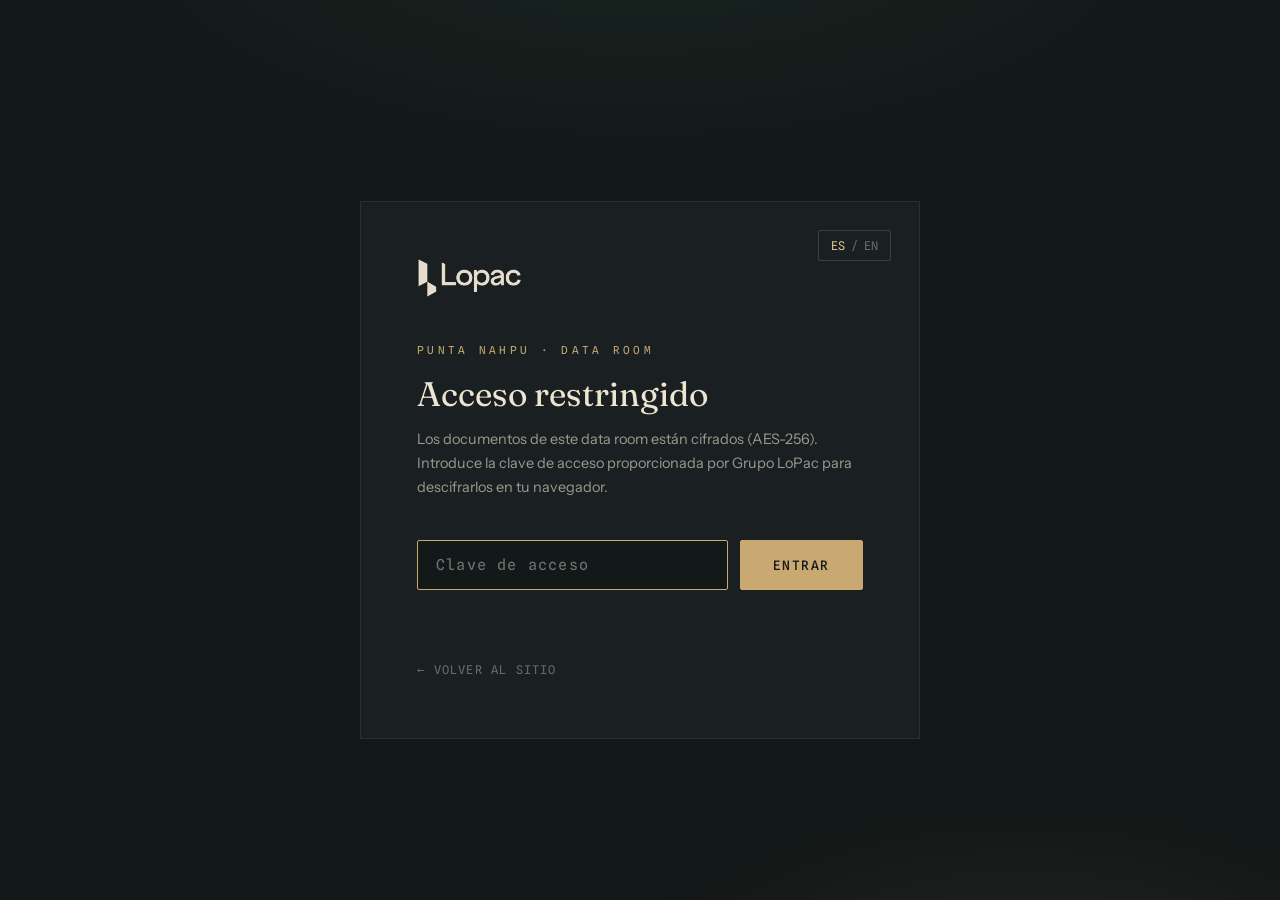
<file: dataroom.html>
<!DOCTYPE html>
<html lang="es">
<head>
<meta charset="UTF-8">
<meta name="viewport" content="width=device-width, initial-scale=1.0">
<title>Data Room — Punta Nahpu</title>
<meta name="robots" content="noindex, nofollow">
<link rel="icon" type="image/png" href="assets/logo.png">
<link rel="preconnect" href="https://fonts.googleapis.com">
<link rel="preconnect" href="https://fonts.gstatic.com" crossorigin>
<link href="https://fonts.googleapis.com/css2?family=Fraunces:opsz,wght@9..144,300;9..144,400;9..144,500&family=Instrument+Sans:wght@400;500;600&family=Spline+Sans+Mono:wght@400;500;600&display=swap" rel="stylesheet">
<link rel="stylesheet" href="css/styles.css">
<style>
  .dr-wrap {
    min-height: 100vh;
    display: flex;
    flex-direction: column;
    align-items: center;
    justify-content: center;
    padding: 120px 24px 80px;
    position: relative;
  }
  .dr-bg {
    position: fixed; inset: 0;
    background:
      radial-gradient(ellipse 80% 50% at 50% -10%, rgba(77, 150, 112, 0.10), transparent 60%),
      radial-gradient(ellipse 60% 40% at 80% 110%, rgba(200, 169, 110, 0.07), transparent 55%);
    pointer-events: none;
  }
  .dr-card {
    position: relative;
    width: 100%;
    max-width: 560px;
    background: var(--ink-3);
    border: 1px solid var(--line);
    padding: 56px;
  }
  .dr-logo { height: 40px; margin-bottom: 36px; }
  .dr-eyebrow {
    font-family: var(--font-mono);
    font-size: 11px;
    letter-spacing: 0.3em;
    text-transform: uppercase;
    color: var(--gold);
    margin-bottom: 16px;
  }
  .dr-title {
    font-family: var(--font-display);
    font-size: 34px;
    font-weight: 400;
    margin-bottom: 14px;
    line-height: 1.15;
  }
  .dr-sub { font-size: 14.5px; color: var(--cream-dim); line-height: 1.65; margin-bottom: 40px; }
  .dr-field { display: flex; gap: 12px; margin-bottom: 16px; }
  .dr-input {
    flex: 1;
    background: var(--ink);
    border: 1px solid var(--line-strong);
    border-radius: var(--radius);
    padding: 15px 18px;
    color: var(--cream);
    font-family: var(--font-mono);
    font-size: 15px;
    letter-spacing: 0.08em;
    outline: none;
    transition: border-color 0.25s;
  }
  .dr-input:focus { border-color: var(--gold); }
  .dr-error {
    font-family: var(--font-mono);
    font-size: 12.5px;
    color: var(--red-soft);
    margin-top: 14px;
    min-height: 18px;
  }
  .dr-status {
    font-family: var(--font-mono);
    font-size: 12.5px;
    color: var(--cream-faint);
    margin-top: 14px;
    min-height: 18px;
  }
  .dr-files { display: none; flex-direction: column; border: 1px solid var(--line); margin-top: 8px; }
  .dr-file {
    display: flex;
    justify-content: space-between;
    align-items: center;
    gap: 20px;
    padding: 20px 24px;
    border-bottom: 1px solid var(--line);
    transition: background 0.25s;
  }
  .dr-file:last-child { border-bottom: none; }
  .dr-file:hover { background: rgba(237, 228, 210, 0.03); }
  .dr-file-name { font-size: 14px; color: var(--cream-dim); line-height: 1.4; }
  .dr-file-size { font-family: var(--font-mono); font-size: 11px; color: var(--cream-faint); margin-top: 3px; }
  .dr-dl {
    flex-shrink: 0;
    font-family: var(--font-mono);
    font-size: 11px;
    letter-spacing: 0.1em;
    text-transform: uppercase;
    color: var(--gold-bright);
    background: none;
    border: 1px solid var(--gold-dim);
    border-radius: var(--radius);
    padding: 10px 18px;
    cursor: pointer;
    transition: all 0.25s;
  }
  .dr-dl:hover { background: var(--gold); color: var(--ink); border-color: var(--gold); }
  .dr-dl:disabled { opacity: 0.4; cursor: wait; }
  .dr-back {
    display: inline-block;
    margin-top: 36px;
    font-family: var(--font-mono);
    font-size: 12px;
    letter-spacing: 0.1em;
    text-transform: uppercase;
    color: var(--cream-faint);
    text-decoration: none;
    transition: color 0.25s;
  }
  .dr-back:hover { color: var(--gold-bright); }
  .dr-lang {
    position: absolute;
    top: 28px; right: 28px;
  }
</style>
</head>
<body>
<div class="dr-bg"></div>
<div class="dr-wrap">
  <div class="dr-card">
    <button class="lang-toggle dr-lang" id="langToggle" aria-label="Cambiar idioma">
      <span class="lang-opt" data-lang="es">ES</span>
      <span class="lang-sep">/</span>
      <span class="lang-opt" data-lang="en">EN</span>
    </button>
    <img src="assets/logo-mark.png" alt="Lopac" class="dr-logo">
    <p class="dr-eyebrow">Punta Nahpu · Data Room</p>

    <!-- Gate -->
    <div id="gate">
      <h1 class="dr-title" data-dr="gate_title">Acceso restringido</h1>
      <p class="dr-sub" data-dr="gate_sub">Los documentos de este data room están cifrados (AES-256). Introduce la clave de acceso proporcionada por Grupo LoPac para descifrarlos en tu navegador.</p>
      <div class="dr-field">
        <input type="password" class="dr-input" id="pwInput" placeholder="Clave de acceso" autocomplete="off" autofocus>
        <button class="btn btn-gold" id="pwSubmit" data-dr="gate_btn">Entrar</button>
      </div>
      <p class="dr-error" id="pwError"></p>
    </div>

    <!-- Files (shown after unlock) -->
    <div id="room" style="display:none">
      <h1 class="dr-title" data-dr="room_title">Documentación del proyecto</h1>
      <p class="dr-sub" data-dr="room_sub">Los archivos se descifran localmente en tu navegador al descargarlos. Material confidencial — no redistribuir.</p>
      <div class="dr-files" id="fileList"></div>
      <p class="dr-status" id="dlStatus"></p>
    </div>

    <a href="index.html" class="dr-back" data-dr="back">← Volver al sitio</a>
  </div>
</div>

<script>
/* ============ i18n (minimal, Spanish default) ============ */
const DR_I18N = {
  es: {
    gate_title: "Acceso restringido",
    gate_sub: "Los documentos de este data room están cifrados (AES-256). Introduce la clave de acceso proporcionada por Grupo LoPac para descifrarlos en tu navegador.",
    gate_btn: "Entrar",
    room_title: "Documentación del proyecto",
    room_sub: "Los archivos se descifran localmente en tu navegador al descargarlos. Material confidencial — no redistribuir.",
    back: "← Volver al sitio",
    wrong: "Clave incorrecta. Verifica e intenta de nuevo.",
    deriving: "Verificando clave…",
    download: "Descargar",
    downloading: "Descifrando…",
    title_attr: "Data Room — Punta Nahpu",
    error_fetch: "Error al cargar los archivos. Recarga la página."
  },
  en: {
    gate_title: "Restricted access",
    gate_sub: "The documents in this data room are encrypted (AES-256). Enter the access key provided by Grupo LoPac to decrypt them in your browser.",
    gate_btn: "Enter",
    room_title: "Project documentation",
    room_sub: "Files are decrypted locally in your browser when downloaded. Confidential material — do not redistribute.",
    back: "← Back to site",
    wrong: "Incorrect key. Please check and try again.",
    deriving: "Verifying key…",
    download: "Download",
    downloading: "Decrypting…",
    title_attr: "Data Room — Punta Nahpu",
    error_fetch: "Error loading files. Please reload the page."
  }
};
let drLang = localStorage.getItem("nahpu_lang") || "es";
const dt = k => (DR_I18N[drLang] && DR_I18N[drLang][k]) || DR_I18N.es[k];

function applyDrLang() {
  document.documentElement.lang = drLang;
  document.querySelectorAll("[data-dr]").forEach(el => { el.textContent = dt(el.getAttribute("data-dr")); });
  document.querySelectorAll(".lang-opt").forEach(o => o.classList.toggle("active", o.dataset.lang === drLang));
  document.getElementById("pwInput").placeholder = drLang === "es" ? "Clave de acceso" : "Access key";
}

document.getElementById("langToggle").addEventListener("click", () => {
  drLang = drLang === "es" ? "en" : "es";
  localStorage.setItem("nahpu_lang", drLang);
  applyDrLang();
  if (unlocked) renderFiles();
});

/* ============ Crypto ============ */
const PBKDF2_ITERATIONS = 600000;
const ROOMS = ["dataroom", "dataroom-internal"];   // sales tried first, internal fallback
let roomBase = "dataroom";
let cryptoKey = null;
let manifest = null;
let unlocked = false;

async function deriveKey(password, salt) {
  const enc = new TextEncoder();
  const keyMaterial = await crypto.subtle.importKey("raw", enc.encode(password), "PBKDF2", false, ["deriveKey"]);
  return crypto.subtle.deriveKey(
    { name: "PBKDF2", salt, iterations: PBKDF2_ITERATIONS, hash: "SHA-256" },
    keyMaterial,
    { name: "AES-GCM", length: 256 },
    false,
    ["decrypt"]
  );
}

async function decryptBlob(key, data) {
  const iv = data.slice(0, 12);
  const ciphertext = data.slice(12);
  return crypto.subtle.decrypt({ name: "AES-GCM", iv: new Uint8Array(iv) }, key, ciphertext);
}

async function tryUnlock() {
  const pw = document.getElementById("pwInput").value;
  const errEl = document.getElementById("pwError");
  const btn = document.getElementById("pwSubmit");
  if (!pw) return;
  errEl.textContent = dt("deriving");
  errEl.style.color = "var(--cream-faint)";
  btn.disabled = true;

  // Try the password against each room (sales first, then internal).
  // Decrypting a room's manifest IS the password check — AES-GCM auth fails on wrong key.
  let ok = false;
  for (const base of ROOMS) {
    try {
      const [saltBuf, manifestBuf] = await Promise.all([
        fetch(base + "/salt.bin").then(r => r.arrayBuffer()),
        fetch(base + "/manifest.enc").then(r => r.arrayBuffer())
      ]);
      const key = await deriveKey(pw, new Uint8Array(saltBuf));
      const manifestData = await decryptBlob(key, manifestBuf);
      manifest = JSON.parse(new TextDecoder().decode(manifestData));
      cryptoKey = key; roomBase = base; unlocked = true;
      sessionStorage.setItem("nahpu_dr", pw);
      showRoom();
      ok = true;
      break;
    } catch (e) { /* try next room */ }
  }
  if (!ok) {
    errEl.textContent = dt("wrong");
    errEl.style.color = "var(--red-soft)";
  }
  btn.disabled = false;
}

function showRoom() {
  document.getElementById("gate").style.display = "none";
  document.getElementById("room").style.display = "block";
  renderFiles();
}

function renderFiles() {
  const list = document.getElementById("fileList");
  list.style.display = "flex";
  list.innerHTML = "";
  manifest.forEach((f, i) => {
    const row = document.createElement("div");
    row.className = "dr-file";
    const nameKey = drLang === "es" ? "name_es" : "name_en";
    row.innerHTML = `
      <div>
        <div class="dr-file-name">${f[nameKey]}</div>
        <div class="dr-file-size">${(f.size / 1024).toFixed(0)} KB</div>
      </div>
      <button class="dr-dl" data-idx="${i}">${dt("download")}</button>
    `;
    list.appendChild(row);
  });
  list.querySelectorAll(".dr-dl").forEach(btn => {
    btn.addEventListener("click", () => downloadFile(Number(btn.dataset.idx), btn));
  });
}

async function downloadFile(idx, btn) {
  const f = manifest[idx];
  const orig = btn.textContent;
  btn.textContent = dt("downloading");
  btn.disabled = true;
  try {
    const encData = await fetch(roomBase + "/" + f.blob).then(r => r.arrayBuffer());
    const plain = await decryptBlob(cryptoKey, encData);
    const blob = new Blob([plain]);
    const url = URL.createObjectURL(blob);
    const a = document.createElement("a");
    a.href = url;
    a.download = f.filename;
    a.click();
    setTimeout(() => URL.revokeObjectURL(url), 5000);
  } catch (e) {
    document.getElementById("dlStatus").textContent = dt("error_fetch");
  } finally {
    btn.textContent = orig;
    btn.disabled = false;
  }
}

document.getElementById("pwSubmit").addEventListener("click", tryUnlock);
document.getElementById("pwInput").addEventListener("keydown", e => { if (e.key === "Enter") tryUnlock(); });

applyDrLang();

// Auto-unlock if already authenticated this session
(async () => {
  const saved = sessionStorage.getItem("nahpu_dr");
  if (saved) {
    document.getElementById("pwInput").value = saved;
    await tryUnlock();
    document.getElementById("pwInput").value = "";
  }
})();
</script>
</body>
</html>
</file>
<file: css/styles.css>
/* ============================================================
   PUNTA NAHPU — Investor Pitch
   Luxury editorial dark system: jungle charcoal / cream / champagne
   ============================================================ */

:root {
  /* Palette derived from the Lopac logo: bg #1a2021, wordmark #ede4d2 */
  --ink: #131818;            /* page background — Lopac teal-charcoal, deepened */
  --ink-2: #171d1d;          /* raised surface */
  --ink-3: #1a2021;          /* card surface — EXACT logo background */
  --line: rgba(237, 228, 210, 0.08);
  --line-strong: rgba(237, 228, 210, 0.16);
  --cream: #ede4d2;          /* primary text — EXACT logo wordmark cream */
  --cream-dim: rgba(237, 228, 210, 0.62);
  --cream-faint: rgba(237, 228, 210, 0.38);
  --gold: #c9a872;           /* champagne gold accent (warmed to logo cream) */
  --gold-bright: #ddc193;
  --gold-dim: rgba(201, 168, 114, 0.35);
  --emerald: #4d9670;        /* caribbean emerald */
  --emerald-bright: #6fc294;
  --red-soft: #c97a6e;       /* risk / negative */

  --font-display: "Fraunces", Georgia, serif;
  --font-body: "Instrument Sans", -apple-system, sans-serif;
  --font-mono: "Spline Sans Mono", "SF Mono", monospace;

  --container: 1200px;
  --radius: 2px;
}

* { margin: 0; padding: 0; box-sizing: border-box; }

html { scroll-behavior: smooth; scroll-padding-top: 90px; }

body {
  background: var(--ink);
  color: var(--cream);
  font-family: var(--font-body);
  font-size: 16px;
  line-height: 1.6;
  -webkit-font-smoothing: antialiased;
  overflow-x: hidden;
}

.mono { font-family: var(--font-mono); }

.container {
  max-width: var(--container);
  margin: 0 auto;
  padding: 0 32px;
}

::selection { background: var(--gold); color: var(--ink); }

/* ============ BUTTONS ============ */
.btn {
  display: inline-block;
  padding: 14px 32px;
  font-family: var(--font-mono);
  font-size: 13px;
  font-weight: 500;
  letter-spacing: 0.12em;
  text-transform: uppercase;
  text-decoration: none;
  border: 1px solid transparent;
  border-radius: var(--radius);
  cursor: pointer;
  transition: all 0.3s cubic-bezier(0.25, 0.46, 0.45, 0.94);
}
.btn-gold {
  background: var(--gold);
  color: #131818;
  border-color: var(--gold);
}
.btn-gold:hover {
  background: var(--gold-bright);
  border-color: var(--gold-bright);
  transform: translateY(-2px);
  box-shadow: 0 12px 40px -8px rgba(200, 169, 110, 0.4);
}
.btn-ghost {
  background: transparent;
  color: var(--cream);
  border-color: var(--line-strong);
}
.btn-ghost:hover {
  border-color: var(--gold);
  color: var(--gold-bright);
}
.btn-sm { padding: 10px 22px; font-size: 12px; }
.btn-lg { padding: 18px 44px; font-size: 14px; }
.btn-block { display: block; width: 100%; text-align: center; }

/* ============ NAV ============ */
.nav {
  position: fixed;
  top: 0; left: 0; right: 0;
  z-index: 100;
  background: rgba(19, 24, 24, 0);
  border-bottom: 1px solid transparent;
  transition: background 0.4s ease, border-color 0.4s ease;
}
.nav.scrolled {
  background: rgba(19, 24, 24, 0.92);
  backdrop-filter: blur(16px);
  -webkit-backdrop-filter: blur(16px);
  border-bottom-color: var(--line);
}
.nav-inner {
  max-width: 1360px;
  margin: 0 auto;
  padding: 0 32px;
  height: 76px;
  display: flex;
  align-items: center;
  justify-content: space-between;
  gap: 24px;
}
.nav-brand { text-decoration: none; display: flex; align-items: center; gap: 16px; }
.nav-logo {
  height: 30px;
  width: auto;
  }
.nav-brand-text {
  display: flex;
  flex-direction: column;
  line-height: 1.2;
  padding-left: 16px;
  border-left: 1px solid var(--line-strong);
}
.brand-mark {
  font-family: var(--font-display);
  font-weight: 500;
  font-size: 19px;
  letter-spacing: 0.14em;
  color: var(--cream);
}
.brand-sub {
  font-family: var(--font-mono);
  font-size: 9px;
  letter-spacing: 0.22em;
  text-transform: uppercase;
  color: var(--gold);
}
.nav-links { display: flex; gap: 28px; }
.nav-links a {
  color: var(--cream-dim);
  text-decoration: none;
  font-size: 13.5px;
  font-weight: 500;
  letter-spacing: 0.02em;
  transition: color 0.25s;
}
.nav-links a:hover { color: var(--gold-bright); }
.nav-actions { display: flex; align-items: center; gap: 20px; }
.lang-toggle {
  background: none;
  border: 1px solid var(--line-strong);
  border-radius: var(--radius);
  padding: 7px 12px;
  cursor: pointer;
  font-family: var(--font-mono);
  font-size: 12px;
  display: flex;
  gap: 6px;
  align-items: center;
}
.lang-opt { color: var(--cream-faint); transition: color 0.25s; }
.lang-opt.active { color: var(--gold-bright); }
.lang-sep { color: var(--cream-faint); }
.nav-burger { display: none; }

/* ============ HERO ============ */
.hero {
  position: relative;
  min-height: 100vh;
  display: flex;
  flex-direction: column;
  justify-content: center;
  align-items: center;
  text-align: center;
  padding: 140px 32px 80px;
  overflow: hidden;
}
.hero-bg { position: absolute; inset: 0; z-index: 0; }
.hero-gradient {
  position: absolute; inset: 0;
  background:
    radial-gradient(ellipse 90% 60% at 50% -10%, rgba(77, 150, 112, 0.14), transparent 60%),
    radial-gradient(ellipse 70% 50% at 80% 110%, rgba(200, 169, 110, 0.08), transparent 55%),
    linear-gradient(180deg, #101515 0%, var(--ink) 60%);
}
.hero-grain {
  position: absolute; inset: 0;
  opacity: 0.5;
  background-image: url("data:image/svg+xml,%3Csvg viewBox='0 0 256 256' xmlns='http://www.w3.org/2000/svg'%3E%3Cfilter id='n'%3E%3CfeTurbulence type='fractalNoise' baseFrequency='0.85' numOctaves='3' stitchTiles='stitch'/%3E%3C/filter%3E%3Crect width='100%25' height='100%25' filter='url(%23n)' opacity='0.06'/%3E%3C/svg%3E");
}
.hero-topo { position: absolute; inset: 0; width: 100%; height: 100%; }
.hero-content { position: relative; z-index: 1; max-width: 980px; }
.hero-eyebrow {
  font-family: var(--font-mono);
  font-size: 12px;
  letter-spacing: 0.32em;
  text-transform: uppercase;
  color: var(--gold);
  margin-bottom: 32px;
}
.hero-title {
  font-family: var(--font-display);
  font-optical-sizing: auto;
  font-size: clamp(42px, 6.4vw, 84px);
  font-weight: 400;
  line-height: 1.08;
  letter-spacing: -0.015em;
  margin-bottom: 32px;
}
.hero-title em {
  font-style: italic;
  font-weight: 300;
  color: var(--gold-bright);
}
.hero-sub {
  font-size: clamp(16px, 1.6vw, 19px);
  line-height: 1.65;
  color: var(--cream-dim);
  max-width: 680px;
  margin: 0 auto 44px;
}
.hero-ctas { display: flex; gap: 16px; justify-content: center; flex-wrap: wrap; }

/* KPI strip */
.kpi-strip {
  position: relative;
  z-index: 1;
  display: grid;
  grid-template-columns: repeat(5, 1fr);
  gap: 1px;
  background: var(--line);
  border: 1px solid var(--line);
  margin-top: 84px;
  max-width: 1100px;
  width: 100%;
}
.kpi {
  background: rgba(23, 29, 29, 0.85);
  backdrop-filter: blur(8px);
  padding: 28px 20px 24px;
  display: flex;
  flex-direction: column;
  gap: 8px;
  transition: background 0.3s;
}
.kpi:hover { background: rgba(26, 32, 33, 0.95); }
.kpi-value {
  font-size: clamp(20px, 2.2vw, 28px);
  font-weight: 600;
  color: var(--gold-bright);
  letter-spacing: -0.02em;
}
.kpi-dash { color: var(--cream-faint); font-weight: 400; }
.kpi-unit { font-size: 0.62em; color: var(--cream-dim); margin-left: 2px; }
.kpi-label {
  font-size: 12px;
  line-height: 1.4;
  color: var(--cream-dim);
  letter-spacing: 0.03em;
}
.kpi-disclaimer {
  position: relative;
  z-index: 1;
  margin-top: 20px;
  font-family: var(--font-mono);
  font-size: 11px;
  letter-spacing: 0.06em;
  color: var(--cream-faint);
}

/* Reveal animations */
.reveal {
  opacity: 0;
  transform: translateY(24px);
  animation: revealUp 1s cubic-bezier(0.16, 1, 0.3, 1) forwards;
}
.reveal.d1 { animation-delay: 0.15s; }
.reveal.d2 { animation-delay: 0.3s; }
.reveal.d3 { animation-delay: 0.45s; }
.reveal.d4 { animation-delay: 0.65s; }
.reveal.d5 { animation-delay: 0.8s; }
@keyframes revealUp {
  to { opacity: 1; transform: translateY(0); }
}

/* Scroll-triggered */
.scroll-reveal {
  opacity: 0;
  transform: translateY(36px);
  transition: opacity 0.9s cubic-bezier(0.16, 1, 0.3, 1), transform 0.9s cubic-bezier(0.16, 1, 0.3, 1);
}
.scroll-reveal.visible { opacity: 1; transform: translateY(0); }

/* ============ POSITION BAR ============ */
.position-bar {
  border-top: 1px solid var(--line);
  border-bottom: 1px solid var(--line);
  padding: 22px 0;
  background: var(--ink-2);
}
.position-statement {
  text-align: center;
  font-family: var(--font-mono);
  font-size: 13px;
  letter-spacing: 0.1em;
  text-transform: uppercase;
  color: var(--cream-dim);
}
.position-statement span { color: var(--cream); }

/* ============ SECTIONS ============ */
.section { padding: 130px 0; position: relative; }
.section-alt { background: var(--ink-2); border-top: 1px solid var(--line); border-bottom: 1px solid var(--line); }

.section-head {
  display: grid;
  grid-template-columns: 80px 1fr;
  gap: 32px;
  margin-bottom: 80px;
  max-width: 920px;
}
.section-num {
  font-size: 14px;
  color: var(--gold);
  padding-top: 14px;
  border-top: 1px solid var(--gold-dim);
}
.section-title {
  font-family: var(--font-display);
  font-size: clamp(32px, 4vw, 52px);
  font-weight: 400;
  line-height: 1.12;
  letter-spacing: -0.01em;
  margin-bottom: 24px;
}
.section-title-xl { font-size: clamp(36px, 4.6vw, 60px); }
.section-lede {
  font-size: 17.5px;
  line-height: 1.7;
  color: var(--cream-dim);
  max-width: 720px;
}
.block-title {
  font-family: var(--font-display);
  font-size: 26px;
  font-weight: 500;
  margin-bottom: 32px;
  letter-spacing: -0.005em;
}
.block-title.centered { text-align: center; }

/* ============ PROXIMITY GRID ============ */
.prox-grid {
  display: grid;
  grid-template-columns: repeat(5, 1fr);
  gap: 1px;
  background: var(--line);
  border: 1px solid var(--line);
  margin-bottom: 110px;
}
.prox-card {
  background: var(--ink);
  padding: 32px 24px;
  display: flex;
  flex-direction: column;
  gap: 10px;
  transition: background 0.35s;
  position: relative;
  overflow: hidden;
}
.prox-card::after {
  content: "";
  position: absolute;
  bottom: 0; left: 0;
  width: 100%; height: 2px;
  background: var(--gold);
  transform: scaleX(0);
  transform-origin: left;
  transition: transform 0.45s cubic-bezier(0.16, 1, 0.3, 1);
}
.prox-card:hover { background: var(--ink-3); }
.prox-card:hover::after { transform: scaleX(1); }
.prox-time {
  font-size: 40px;
  font-weight: 600;
  color: var(--cream);
  line-height: 1;
}
.prox-time small { font-size: 15px; color: var(--gold); margin-left: 4px; }
.prox-dest { font-size: 14px; color: var(--cream-dim); line-height: 1.45; flex: 1; }
.prox-km { font-size: 12px; color: var(--cream-faint); }

/* ============ MOMENTUM ============ */
.momentum {
  display: grid;
  grid-template-columns: 1fr 1.1fr;
  gap: 80px;
  margin-bottom: 110px;
  align-items: start;
}
.stat-rows { display: flex; flex-direction: column; }
.stat-row {
  display: flex;
  gap: 28px;
  align-items: baseline;
  padding: 24px 0;
  border-bottom: 1px solid var(--line);
}
.stat-row:first-child { border-top: 1px solid var(--line); }
.stat-big {
  font-size: 46px;
  font-weight: 600;
  color: var(--gold-bright);
  line-height: 1;
  min-width: 150px;
}
.stat-big small { font-size: 22px; color: var(--gold); }
.stat-name { display: block; font-size: 15.5px; font-weight: 500; }
.stat-src { display: block; font-size: 13px; color: var(--cream-faint); margin-top: 3px; }

/* ============ CHARTS ============ */
.chart-title {
  font-family: var(--font-mono);
  font-size: 12px;
  font-weight: 500;
  letter-spacing: 0.14em;
  text-transform: uppercase;
  color: var(--gold);
  margin-bottom: 8px;
}
.chart-sub { font-size: 13.5px; color: var(--cream-faint); margin-bottom: 24px; line-height: 1.5; }
.chart-wrap { position: relative; height: 320px; }
.chart-wrap.chart-tall { height: 420px; }
.momentum-chart, .comps-chart {
  background: var(--ink-3);
  border: 1px solid var(--line);
  padding: 36px;
}

/* ============ COMPARABLES ============ */
.comps {
  display: grid;
  grid-template-columns: 1fr 1.3fr;
  gap: 80px;
  margin-bottom: 110px;
  align-items: center;
}
.comps-text p { color: var(--cream-dim); font-size: 16px; line-height: 1.7; margin-bottom: 32px; }
.comps-callout {
  border-left: 2px solid var(--gold);
  padding: 18px 0 18px 28px;
  display: flex;
  flex-direction: column;
  gap: 6px;
}
.comps-callout-num { font-size: 38px; font-weight: 600; color: var(--gold-bright); line-height: 1; }
.comps-callout span:last-child { font-size: 14px; color: var(--cream-dim); }

/* ============ VIGNETTES ============ */
.vignettes { margin-top: 30px; }
.vignette-grid {
  display: grid;
  grid-template-columns: repeat(5, 1fr);
  gap: 1px;
  background: var(--line);
  border: 1px solid var(--line);
}
.vignette {
  background: var(--ink);
  padding: 36px 26px;
  transition: background 0.35s;
}
.vignette:hover { background: var(--ink-3); }
.vignette-num {
  display: block;
  font-size: 13px;
  color: var(--gold);
  margin-bottom: 22px;
}
.vignette h4 {
  font-family: var(--font-display);
  font-size: 19px;
  font-weight: 500;
  margin-bottom: 14px;
  line-height: 1.3;
}
.vignette p { font-size: 13.5px; line-height: 1.6; color: var(--cream-dim); }

/* ============ PININFARINA REVEAL ============ */
.section-reveal {
  background: #101414;
  border-top: 1px solid var(--line);
  border-bottom: 1px solid var(--line);
  overflow: hidden;
}
.reveal-bg {
  position: absolute; inset: 0;
  background:
    radial-gradient(ellipse 60% 80% at 85% 20%, rgba(200, 169, 110, 0.10), transparent 55%),
    radial-gradient(ellipse 50% 60% at 10% 90%, rgba(77, 150, 112, 0.07), transparent 60%);
  pointer-events: none;
}
.reveal-eyebrow {
  font-family: var(--font-mono);
  font-size: 12px;
  letter-spacing: 0.32em;
  text-transform: uppercase;
  color: var(--gold);
  margin-bottom: 20px;
}
.section-num-light { color: var(--gold-bright); }

.pf-economics {
  display: grid;
  grid-template-columns: 1fr 60px 1fr;
  gap: 32px;
  align-items: center;
  margin-bottom: 80px;
}
.pf-col {
  background: var(--ink-3);
  border: 1px solid var(--line);
  padding: 44px;
}
.pf-col-gain { border-color: var(--gold-dim); box-shadow: 0 0 80px -30px rgba(200, 169, 110, 0.25); }
.pf-col-title {
  font-family: var(--font-mono);
  font-size: 12px;
  letter-spacing: 0.18em;
  text-transform: uppercase;
  color: var(--cream-faint);
  margin-bottom: 28px;
}
.pf-col-gain .pf-col-title { color: var(--gold); }
.pf-list { list-style: none; display: flex; flex-direction: column; }
.pf-list li {
  display: flex;
  gap: 16px;
  align-items: baseline;
  padding: 14px 0;
  border-bottom: 1px solid var(--line);
  font-size: 14.5px;
  color: var(--cream-dim);
  line-height: 1.5;
}
.pf-list li .mono { color: var(--cream); font-weight: 600; font-size: 16px; min-width: 76px; }
.pf-col-gain .pf-list li .mono { color: var(--gold-bright); }
.pf-total {
  margin-top: 26px;
  font-size: 14px;
  color: var(--cream-dim);
  display: flex;
  justify-content: space-between;
  align-items: baseline;
}
.pf-total .mono { font-size: 22px; font-weight: 600; color: var(--cream); }
.pf-col-gain .pf-total .mono { color: var(--gold-bright); }
.pf-arrow {
  font-size: 32px;
  color: var(--gold);
  text-align: center;
  font-family: var(--font-display);
}

/* Break-even bar */
.pf-breakeven { max-width: 860px; margin: 0 auto; }
.pf-breakeven-bar { padding: 50px 0 70px; }
.pf-be-track {
  position: relative;
  height: 6px;
  background: var(--ink-3);
  border: 1px solid var(--line);
}
.pf-be-fill {
  position: absolute;
  top: 0; left: 0; bottom: 0;
  background: linear-gradient(90deg, var(--emerald), var(--gold));
}
.pf-be-marker {
  position: absolute;
  top: -44px;
  transform: translateX(-50%);
  display: flex;
  flex-direction: column;
  align-items: center;
  gap: 2px;
}
.pf-be-marker::after {
  content: "";
  position: absolute;
  top: 40px;
  width: 1px;
  height: 26px;
  background: var(--cream-faint);
}
.pf-be-marker .mono { font-size: 17px; font-weight: 600; color: var(--cream); }
.pf-be-marker span:last-child { font-size: 11px; color: var(--cream-faint); white-space: nowrap; }
.pf-be-marker-plan .mono { color: var(--gold-bright); }
.pf-breakeven-note {
  font-size: 15px;
  line-height: 1.7;
  color: var(--cream-dim);
  text-align: center;
}

/* ============ BLUEPRINT ============ */
.bp-layout {
  display: grid;
  grid-template-columns: 1.2fr 1fr;
  gap: 80px;
  margin-bottom: 110px;
}
.land-bars { display: flex; flex-direction: column; gap: 20px; margin-bottom: 48px; }
.land-bar { position: relative; }
.land-bar-fill {
  height: 44px;
  min-width: 120px;
  transition: width 1.2s cubic-bezier(0.16, 1, 0.3, 1);
  opacity: 0.85;
}
.land-bar-label {
  display: flex;
  justify-content: space-between;
  margin-top: 8px;
  font-size: 13.5px;
  color: var(--cream-dim);
}
.land-bar-label .mono { color: var(--cream); font-weight: 600; }
.bp-specs {
  display: grid;
  grid-template-columns: repeat(3, 1fr);
  gap: 1px;
  background: var(--line);
  border: 1px solid var(--line);
}
.bp-spec {
  background: var(--ink);
  padding: 24px;
  display: flex;
  flex-direction: column;
  gap: 4px;
}
.bp-spec .mono { font-size: 28px; font-weight: 600; color: var(--gold-bright); }
.bp-spec .mono small { font-size: 14px; color: var(--gold); }
.bp-spec span:last-child { font-size: 12.5px; color: var(--cream-dim); }

.amenity-list { list-style: none; }
.amenity-list li {
  padding: 13px 0 13px 32px;
  border-bottom: 1px solid var(--line);
  font-size: 14.5px;
  color: var(--cream-dim);
  position: relative;
}
.amenity-list li::before {
  content: "—";
  position: absolute;
  left: 0;
  color: var(--gold);
}
.bp-density {
  margin-top: 36px;
  padding: 26px 30px;
  background: var(--ink-3);
  border-left: 2px solid var(--emerald);
}
.bp-density p { font-size: 14.5px; line-height: 1.65; color: var(--cream-dim); }

/* Timeline */
.timeline-track {
  display: grid;
  grid-template-columns: repeat(6, 1fr);
  gap: 1px;
  background: var(--line);
  border: 1px solid var(--line);
}
.timeline-item {
  background: var(--ink);
  padding: 28px 22px;
  display: flex;
  flex-direction: column;
  gap: 12px;
  position: relative;
  transition: background 0.3s;
}
.timeline-item:hover { background: var(--ink-3); }
.timeline-item::before {
  content: "";
  position: absolute;
  top: 0; left: 0;
  width: 100%; height: 2px;
  background: linear-gradient(90deg, var(--gold), transparent);
  opacity: 0.5;
}
.timeline-month { font-size: 13px; color: var(--gold-bright); font-weight: 600; }
.timeline-event { font-size: 13.5px; line-height: 1.5; color: var(--cream-dim); }

/* ============ FINANCIAL DASHBOARD ============ */
.scenario-toggle-wrap {
  display: flex;
  align-items: center;
  gap: 20px;
  margin-bottom: 48px;
  font-size: 14px;
  color: var(--cream-dim);
}
.scenario-toggle {
  display: flex;
  border: 1px solid var(--line-strong);
  border-radius: var(--radius);
  overflow: hidden;
}
.scn-btn {
  padding: 12px 28px;
  background: transparent;
  border: none;
  color: var(--cream-dim);
  font-family: var(--font-mono);
  font-size: 12.5px;
  letter-spacing: 0.08em;
  text-transform: uppercase;
  cursor: pointer;
  transition: all 0.3s;
}
.scn-btn.active { background: var(--gold); color: var(--ink); font-weight: 600; }
.scn-btn:not(.active):hover { color: var(--gold-bright); }

.fin-headline {
  display: grid;
  grid-template-columns: repeat(4, 1fr);
  gap: 1px;
  background: var(--line);
  border: 1px solid var(--line);
  margin-bottom: 64px;
}
.fin-stat {
  background: var(--ink);
  padding: 36px 30px;
  display: flex;
  flex-direction: column;
  gap: 8px;
}
.fin-stat-label {
  font-size: 12.5px;
  letter-spacing: 0.06em;
  text-transform: uppercase;
  color: var(--cream-faint);
  font-family: var(--font-mono);
}
.fin-stat-value {
  font-size: clamp(26px, 2.6vw, 36px);
  font-weight: 600;
  color: var(--cream);
  letter-spacing: -0.02em;
  transition: color 0.3s;
}
.fin-stat-value.fin-gold { color: var(--gold-bright); }
.fin-stat-usd { font-size: 13px; color: var(--cream-faint); }

.charts-grid {
  display: grid;
  grid-template-columns: 1fr 1fr;
  gap: 28px;
  margin-bottom: 90px;
}
.chart-card {
  background: var(--ink-3);
  border: 1px solid var(--line);
  padding: 36px;
}
.chart-card-wide { grid-column: span 2; }

/* Tables */
.tranches { margin-bottom: 90px; }
.table-wrap { overflow-x: auto; border: 1px solid var(--line); }
.data-table {
  width: 100%;
  border-collapse: collapse;
  font-size: 14px;
}
.data-table th {
  font-family: var(--font-mono);
  font-size: 11.5px;
  font-weight: 500;
  letter-spacing: 0.12em;
  text-transform: uppercase;
  color: var(--gold);
  text-align: left;
  padding: 18px 24px;
  background: var(--ink-3);
  border-bottom: 1px solid var(--line-strong);
}
.data-table td {
  padding: 18px 24px;
  border-bottom: 1px solid var(--line);
  color: var(--cream-dim);
  vertical-align: top;
  line-height: 1.5;
}
.data-table td:first-child { color: var(--gold-bright); font-family: var(--font-mono); font-weight: 600; }
.data-table td.mono { color: var(--cream); }
.data-table tr:hover td { background: rgba(237, 228, 210, 0.02); }

/* Waterfall */
.waterfall-grid {
  display: grid;
  grid-template-columns: repeat(3, 1fr);
  gap: 28px;
}
.wf-step {
  background: var(--ink-3);
  border: 1px solid var(--line);
  border-top: 2px solid var(--gold);
  padding: 36px 32px;
}
.wf-num {
  display: inline-flex;
  align-items: center;
  justify-content: center;
  width: 36px; height: 36px;
  border: 1px solid var(--gold);
  border-radius: 50%;
  color: var(--gold-bright);
  font-size: 15px;
  font-weight: 600;
  margin-bottom: 22px;
}
.wf-step p { font-size: 14.5px; line-height: 1.65; color: var(--cream-dim); }

/* ============ CALCULATOR ============ */
.calc-layout {
  display: grid;
  grid-template-columns: 380px 1fr;
  gap: 56px;
  align-items: start;
}
.calc-controls {
  background: var(--ink-3);
  border: 1px solid var(--line);
  padding: 40px 36px;
  position: sticky;
  top: 100px;
  display: flex;
  flex-direction: column;
  gap: 36px;
}
.calc-pf-toggle {
  display: flex;
  justify-content: space-between;
  align-items: center;
  padding-bottom: 28px;
  border-bottom: 1px solid var(--line);
  font-size: 15px;
  font-weight: 500;
}
.switch {
  position: relative;
  width: 56px; height: 30px;
  background: var(--ink);
  border: 1px solid var(--line-strong);
  border-radius: 30px;
  cursor: pointer;
  transition: all 0.35s;
}
.switch-knob {
  position: absolute;
  top: 3px; left: 3px;
  width: 22px; height: 22px;
  background: var(--cream-faint);
  border-radius: 50%;
  transition: all 0.35s cubic-bezier(0.16, 1, 0.3, 1);
}
.switch[aria-checked="true"] {
  background: var(--gold);
  border-color: var(--gold);
}
.switch[aria-checked="true"] .switch-knob {
  left: 29px;
  background: var(--ink);
}

.calc-slider-head {
  display: flex;
  justify-content: space-between;
  align-items: baseline;
  margin-bottom: 14px;
}
.calc-slider-head label { font-size: 14px; color: var(--cream-dim); }
.calc-slider-value { font-size: 18px; font-weight: 600; color: var(--gold-bright); }
input[type="range"] {
  width: 100%;
  -webkit-appearance: none;
  appearance: none;
  height: 3px;
  background: var(--line-strong);
  outline: none;
  border-radius: 2px;
}
input[type="range"]::-webkit-slider-thumb {
  -webkit-appearance: none;
  appearance: none;
  width: 20px; height: 20px;
  background: var(--gold);
  border-radius: 50%;
  cursor: grab;
  border: 3px solid var(--ink-3);
  box-shadow: 0 0 0 1px var(--gold);
  transition: transform 0.2s;
}
input[type="range"]::-webkit-slider-thumb:hover { transform: scale(1.15); }
input[type="range"]::-moz-range-thumb {
  width: 14px; height: 14px;
  background: var(--gold);
  border-radius: 50%;
  cursor: grab;
  border: 3px solid var(--ink-3);
  box-shadow: 0 0 0 1px var(--gold);
}
.calc-slider-marks {
  display: flex;
  justify-content: space-between;
  margin-top: 10px;
  font-size: 11px;
  color: var(--cream-faint);
}
.calc-mark-plan { color: var(--gold); }
.calc-warning {
  margin-top: 12px;
  font-size: 12px;
  color: var(--red-soft);
  line-height: 1.5;
}

.calc-output-grid {
  display: grid;
  grid-template-columns: repeat(3, 1fr);
  gap: 1px;
  background: var(--line);
  border: 1px solid var(--line);
  margin-bottom: 40px;
}
.calc-output {
  background: var(--ink);
  padding: 28px 26px;
  display: flex;
  flex-direction: column;
  gap: 8px;
}
.calc-output-label {
  font-family: var(--font-mono);
  font-size: 11px;
  letter-spacing: 0.1em;
  text-transform: uppercase;
  color: var(--cream-faint);
}
.calc-output-value {
  font-size: clamp(22px, 2.2vw, 30px);
  font-weight: 600;
  color: var(--gold-bright);
  letter-spacing: -0.02em;
  transition: color 0.3s;
}
.calc-output-value.negative { color: var(--red-soft); }
.calc-chart {
  background: var(--ink-3);
  border: 1px solid var(--line);
  padding: 36px;
  margin-bottom: 24px;
}
.calc-note {
  font-size: 14.5px;
  line-height: 1.65;
  color: var(--cream-dim);
  padding: 22px 28px;
  background: var(--ink-3);
  border-left: 2px solid var(--gold);
}

/* ============ RISK ============ */
.risk-grid {
  display: grid;
  grid-template-columns: repeat(3, 1fr);
  gap: 28px;
  margin-bottom: 64px;
}
.risk-card {
  background: var(--ink);
  border: 1px solid var(--line);
  padding: 36px 32px;
  transition: border-color 0.3s;
}
.risk-card:hover { border-color: var(--line-strong); }
.risk-card h4 {
  font-family: var(--font-display);
  font-size: 20px;
  font-weight: 500;
  margin-bottom: 18px;
}
.risk-fail {
  font-size: 14px;
  line-height: 1.65;
  color: var(--cream-dim);
  margin-bottom: 20px;
  padding-bottom: 20px;
  border-bottom: 1px solid var(--line);
}
.risk-mit { font-size: 13.5px; line-height: 1.6; color: var(--cream-faint); }
.risk-mit span:first-child {
  color: var(--emerald-bright);
  font-family: var(--font-mono);
  font-size: 11px;
  letter-spacing: 0.1em;
  text-transform: uppercase;
  display: block;
  margin-bottom: 6px;
}

.risk-floor {
  background: var(--ink);
  border: 1px solid var(--gold-dim);
  padding: 56px;
}
.risk-floor-inner {
  display: flex;
  gap: 48px;
  align-items: center;
  max-width: 900px;
  margin: 0 auto;
}
.risk-floor-num {
  font-size: 96px;
  font-weight: 600;
  color: var(--gold-bright);
  line-height: 1;
  flex-shrink: 0;
}
.risk-floor-inner p { font-size: 16px; line-height: 1.7; color: var(--cream-dim); }

/* ============ DOCUMENTATION ============ */
.doc-list {
  display: flex;
  flex-direction: column;
  border: 1px solid var(--line);
}
.doc-item {
  display: grid;
  grid-template-columns: 160px 1fr;
  gap: 32px;
  padding: 26px 36px;
  border-bottom: 1px solid var(--line);
  align-items: baseline;
  transition: background 0.3s;
}
.doc-item:last-child { border-bottom: none; }
.doc-item:hover { background: var(--ink-3); }
.doc-status {
  font-size: 12.5px;
  letter-spacing: 0.06em;
}
.doc-done .doc-status { color: var(--emerald-bright); }
.doc-progress .doc-status { color: var(--gold); }
.doc-name { font-size: 15px; line-height: 1.55; color: var(--cream-dim); }

/* ============ THE ASK ============ */
.section-ask {
  background: #101414;
  border-top: 1px solid var(--line);
  overflow: hidden;
  padding: 160px 0;
}
.ask-bg {
  position: absolute; inset: 0;
  background:
    radial-gradient(ellipse 70% 60% at 50% 110%, rgba(200, 169, 110, 0.12), transparent 60%),
    radial-gradient(ellipse 50% 40% at 20% -10%, rgba(77, 150, 112, 0.08), transparent 55%);
  pointer-events: none;
}
.ask-content {
  position: relative;
  max-width: 860px;
  margin: 0 auto;
  text-align: center;
}
.ask-eyebrow {
  font-family: var(--font-mono);
  font-size: 12px;
  letter-spacing: 0.32em;
  text-transform: uppercase;
  color: var(--gold);
  margin-bottom: 28px;
}
.ask-title {
  font-family: var(--font-display);
  font-size: clamp(32px, 4.4vw, 56px);
  font-weight: 400;
  line-height: 1.15;
  margin-bottom: 32px;
  letter-spacing: -0.01em;
}
.ask-text {
  font-size: 17px;
  line-height: 1.75;
  color: var(--cream-dim);
  margin-bottom: 56px;
}
.ask-terms {
  display: grid;
  grid-template-columns: repeat(3, 1fr);
  gap: 1px;
  background: var(--line);
  border: 1px solid var(--line);
  margin-bottom: 56px;
  text-align: left;
}
.ask-term {
  background: rgba(23, 29, 29, 0.8);
  padding: 32px 28px;
  display: flex;
  flex-direction: column;
  gap: 6px;
}
.ask-term-label {
  font-family: var(--font-mono);
  font-size: 11px;
  letter-spacing: 0.12em;
  text-transform: uppercase;
  color: var(--cream-faint);
}
.ask-term-value { font-size: 21px; font-weight: 600; color: var(--gold-bright); }
.ask-term-note { font-size: 13px; color: var(--cream-dim); }
.ask-ctas {
  display: flex;
  gap: 20px;
  justify-content: center;
  flex-wrap: wrap;
  margin-bottom: 36px;
}
.ask-fine {
  font-size: 13.5px;
  line-height: 1.65;
  color: var(--cream-faint);
  max-width: 640px;
  margin: 0 auto;
}

/* ============ FOOTER ============ */
.footer {
  border-top: 1px solid var(--line);
  padding: 64px 0;
  background: var(--ink);
}
.footer-inner {
  display: grid;
  grid-template-columns: auto 1fr;
  gap: 80px;
  align-items: start;
}
.footer-logo { height: 44px; width: auto; opacity: 0.9; }
.footer-brand p { font-size: 13px; color: var(--cream-faint); margin-top: 16px; }
.footer-meta { text-align: right; }
.footer-meta > p:first-child {
  font-size: 11px;
  letter-spacing: 0.18em;
  color: var(--gold);
  margin-bottom: 20px;
}
.footer-disclaimer {
  font-size: 12px;
  line-height: 1.65;
  color: var(--cream-faint);
  max-width: 640px;
  margin-left: auto;
}

/* ============ RESPONSIVE ============ */
@media (max-width: 1080px) {
  .kpi-strip { grid-template-columns: repeat(3, 1fr); }
  .kpi:nth-child(4), .kpi:nth-child(5) { border-top: 1px solid var(--line); }
  .prox-grid { grid-template-columns: repeat(3, 1fr); }
  .vignette-grid { grid-template-columns: repeat(3, 1fr); }
  .momentum, .comps, .bp-layout { grid-template-columns: 1fr; gap: 56px; }
  .charts-grid { grid-template-columns: 1fr; }
  .chart-card-wide { grid-column: span 1; }
  .calc-layout { grid-template-columns: 1fr; }
  .calc-controls { position: static; }
  .risk-grid { grid-template-columns: repeat(2, 1fr); }
  .timeline-track { grid-template-columns: repeat(3, 1fr); }
  .pf-economics { grid-template-columns: 1fr; }
  .pf-arrow { transform: rotate(90deg); }
}

@media (max-width: 720px) {
  .nav-links { display: none; }
  .section { padding: 90px 0; }
  .container { padding: 0 22px; }
  .section-head { grid-template-columns: 1fr; gap: 16px; margin-bottom: 56px; }
  .section-num { padding-top: 0; border-top: none; }
  .kpi-strip { grid-template-columns: 1fr 1fr; }
  .prox-grid { grid-template-columns: repeat(2, 1fr); }
  .vignette-grid { grid-template-columns: 1fr; }
  .risk-grid { grid-template-columns: 1fr; }
  .waterfall-grid { grid-template-columns: 1fr; }
  .fin-headline { grid-template-columns: 1fr 1fr; }
  .calc-output-grid { grid-template-columns: 1fr 1fr; }
  .ask-terms { grid-template-columns: 1fr; }
  .timeline-track { grid-template-columns: 1fr 1fr; }
  .doc-item { grid-template-columns: 1fr; gap: 8px; }
  .risk-floor-inner { flex-direction: column; text-align: center; gap: 24px; }
  .footer-inner { grid-template-columns: 1fr; gap: 40px; }
  .footer-meta { text-align: left; }
  .footer-disclaimer { margin-left: 0; }
  .bp-specs { grid-template-columns: 1fr 1fr; }
  .hero { padding-top: 110px; }
  .scenario-toggle-wrap { flex-direction: column; align-items: flex-start; }
}

/* ============ HERO PHOTO BACKGROUND ============ */
.hero-photo {
  position: absolute; inset: 0;
  background-size: cover;
  background-position: center 65%;
  opacity: 0.35;
  filter: saturate(0.75) brightness(0.7);
}
.hero-gradient {
  background:
    radial-gradient(ellipse 90% 60% at 50% -10%, rgba(77, 150, 112, 0.14), transparent 60%),
    radial-gradient(ellipse 70% 50% at 80% 110%, rgba(201, 168, 114, 0.08), transparent 55%),
    linear-gradient(180deg, rgba(16, 21, 21, 0.82) 0%, rgba(19, 24, 24, 0.88) 45%, var(--ink) 92%);
}

/* ============ INTERACTIVE MAP ============ */
.map-block { margin-bottom: 110px; }
.map-hint {
  font-size: 14px;
  color: var(--cream-faint);
  margin: 0 0 32px;
}
.map-layout {
  display: grid;
  grid-template-columns: 340px 1fr;
  gap: 0;
  border: 1px solid var(--line);
}
.map-sidebar {
  background: var(--ink-3);
  border-right: 1px solid var(--line);
  display: flex;
  flex-direction: column;
  max-height: 600px;
  overflow-y: auto;
}
.map-poi-row {
  display: grid;
  grid-template-columns: 36px 1fr auto;
  align-items: center;
  gap: 12px;
  padding: 16px 22px;
  background: none;
  border: none;
  border-bottom: 1px solid var(--line);
  cursor: pointer;
  text-align: left;
  transition: background 0.25s;
  font-family: var(--font-body);
}
.map-poi-row:hover { background: rgba(237, 228, 210, 0.04); }
.map-poi-row.active {
  background: rgba(201, 168, 114, 0.12);
  border-left: 2px solid var(--gold);
}
.map-poi-row-all {
  grid-template-columns: 1fr auto;
  background: rgba(201, 168, 114, 0.06);
}
.map-poi-row-all .map-poi-name { color: var(--gold-bright); font-family: var(--font-mono); font-size: 12px; letter-spacing: 0.08em; text-transform: uppercase; }
.map-poi-icon { font-size: 19px; }
.map-poi-name { font-size: 14px; color: var(--cream); line-height: 1.35; }
.map-poi-dist {
  font-size: 14px;
  font-weight: 600;
  color: var(--gold-bright);
  text-align: right;
  display: flex;
  flex-direction: column;
  line-height: 1.3;
}
.map-poi-dist small { font-size: 10.5px; color: var(--cream-faint); font-weight: 400; }
.map-frame {
  position: relative;
  background: var(--ink-3);
}
#projectMap {
  height: 547px;
  width: 100%;
  background: #d8e0d8;
  z-index: 1;
}
.map-legend {
  display: flex;
  gap: 32px;
  padding: 18px 28px;
  border-top: 1px solid var(--line);
  background: var(--ink-3);
  flex-wrap: wrap;
}
.map-legend-item {
  display: flex;
  align-items: center;
  gap: 10px;
  font-family: var(--font-mono);
  font-size: 12px;
  color: var(--cream-dim);
}
.map-dot { width: 10px; height: 10px; border-radius: 50%; display: inline-block; }
.map-dot-gold { background: var(--gold); box-shadow: 0 0 12px rgba(201, 168, 114, 0.6); }
.map-dot-cream { background: var(--cream-faint); }

/* Leaflet dark theme overrides */
.leaflet-container { font-family: var(--font-mono); }
.leaflet-control-zoom a {
  background: var(--ink-3) !important;
  color: var(--cream) !important;
  border-color: var(--line-strong) !important;
}
.leaflet-control-zoom a:hover { background: var(--ink-2) !important; color: var(--gold-bright) !important; }
.leaflet-control-attribution {
  background: rgba(19, 24, 24, 0.8) !important;
  color: var(--cream-faint) !important;
  font-size: 9px !important;
}
.leaflet-control-attribution a { color: var(--cream-dim) !important; }
.map-popup .leaflet-popup-content-wrapper {
  background: var(--ink-3);
  color: var(--cream);
  border: 1px solid var(--gold-dim);
  border-radius: 2px;
  font-family: var(--font-body);
  font-size: 13px;
  line-height: 1.5;
}
.map-popup .leaflet-popup-content-wrapper strong {
  color: var(--gold-bright);
  font-family: var(--font-mono);
  letter-spacing: 0.06em;
}
.map-popup .leaflet-popup-tip { background: var(--ink-3); border: 1px solid var(--gold-dim); }
.map-popup .leaflet-popup-close-button { color: var(--cream-faint) !important; }

/* Project marker */
.map-marker-project { position: relative; }
.map-pin {
  position: absolute; inset: 4px;
  background: #a8842e;
  border-radius: 50%;
  box-shadow: 0 0 0 2.5px #fff, 0 2px 10px rgba(0, 0, 0, 0.4);
}
.map-pulse {
  position: absolute; inset: -8px;
  border: 2px solid #a8842e;
  border-radius: 50%;
  animation: mapPulse 2.4s ease-out infinite;
}
@keyframes mapPulse {
  0% { transform: scale(0.5); opacity: 0.9; }
  100% { transform: scale(1.8); opacity: 0; }
}
/* POI chips on color map: white circle + emoji */
.map-poi-chip {
  width: 30px; height: 30px;
  background: #fff;
  border: 1.5px solid rgba(0, 0, 0, 0.15);
  border-radius: 50%;
  display: flex;
  align-items: center;
  justify-content: center;
  font-size: 15px;
  box-shadow: 0 2px 8px rgba(0, 0, 0, 0.25);
  cursor: pointer;
  transition: transform 0.2s;
}
.map-poi-chip:hover { transform: scale(1.15); }
/* Distance label on route line */
.map-dist-label span {
  display: inline-block;
  background: #1a2021;
  color: #ddc193;
  font-family: var(--font-mono);
  font-size: 11.5px;
  font-weight: 600;
  padding: 5px 12px;
  border-radius: 2px;
  white-space: nowrap;
  box-shadow: 0 2px 10px rgba(0, 0, 0, 0.35);
}

/* ============ PININFARINA LOGO ============ */
.pf-logo {
  height: 64px;
  width: auto;
  margin-bottom: 32px;
  /* SVG is navy — render it cream on the dark background */
  filter: brightness(0) saturate(100%) invert(92%) sepia(8%) saturate(437%) hue-rotate(347deg) brightness(98%) contrast(91%);
  opacity: 0.95;
}

/* ============ RENDERS ============ */
.renders { margin-bottom: 110px; }
.renders-note {
  font-size: 13.5px;
  color: var(--cream-faint);
  margin: -16px 0 36px;
  max-width: 640px;
}
.renders-grid {
  display: grid;
  grid-template-columns: repeat(3, 1fr);
  gap: 28px;
}
.render-card {
  margin: 0;
  border: 1px solid var(--line);
  background: var(--ink-3);
  overflow: hidden;
  transition: border-color 0.3s, transform 0.4s cubic-bezier(0.16, 1, 0.3, 1);
}
.render-card:hover { border-color: var(--gold-dim); transform: translateY(-4px); }
.render-card img {
  width: 100%;
  aspect-ratio: 16 / 9;
  object-fit: cover;
  display: block;
  filter: saturate(0.9);
  transition: filter 0.4s, transform 0.6s cubic-bezier(0.16, 1, 0.3, 1);
}
.render-card:hover img { filter: saturate(1.05); transform: scale(1.03); }
.render-card figcaption {
  padding: 20px 24px;
  font-size: 13.5px;
  line-height: 1.55;
  color: var(--cream-dim);
}

/* ============ TEAM ============ */
.team-grid {
  display: grid;
  grid-template-columns: repeat(2, 1fr);
  gap: 28px;
  max-width: 920px;
}
.team-card {
  background: var(--ink);
  border: 1px solid var(--line);
  padding: 40px 32px;
  transition: border-color 0.3s;
}
.team-card:hover { border-color: var(--line-strong); }
.team-card-pf { border-top: 2px solid var(--gold); }
.team-role {
  display: block;
  font-size: 11px;
  letter-spacing: 0.16em;
  text-transform: uppercase;
  color: var(--gold);
  margin-bottom: 20px;
}
.team-card h4 {
  font-family: var(--font-display);
  font-size: 22px;
  font-weight: 500;
  margin-bottom: 16px;
  letter-spacing: -0.005em;
}
.team-card p { font-size: 14px; line-height: 1.65; color: var(--cream-dim); }

/* ============ MOBILE NAV DRAWER ============ */
.nav-drawer {
  display: none;
  flex-direction: column;
  background: rgba(19, 24, 24, 0.98);
  backdrop-filter: blur(20px);
  -webkit-backdrop-filter: blur(20px);
  border-bottom: 1px solid var(--line);
  padding: 0 24px;
  max-height: 0;
  overflow: hidden;
  visibility: hidden;
  transition: max-height 0.45s cubic-bezier(0.16, 1, 0.3, 1), padding 0.45s, visibility 0s 0.45s;
}
.nav-drawer.open {
  max-height: 520px;
  padding: 12px 24px 28px;
  visibility: visible;
  transition: max-height 0.45s cubic-bezier(0.16, 1, 0.3, 1), padding 0.45s, visibility 0s;
}
.nav-drawer a {
  color: var(--cream-dim);
  text-decoration: none;
  font-size: 16px;
  padding: 14px 4px;
  border-bottom: 1px solid var(--line);
  transition: color 0.25s;
}
.nav-drawer a:hover, .nav-drawer a:active { color: var(--gold-bright); }
.nav-drawer-actions {
  display: flex;
  justify-content: space-between;
  align-items: center;
  padding-top: 22px;
  gap: 16px;
  flex-wrap: wrap;
}
.nav-drawer-actions .btn { flex: 1; text-align: center; min-width: 140px; }
.nav-burger {
  background: none;
  border: none;
  width: 44px; height: 44px;
  display: none;
  flex-direction: column;
  justify-content: center;
  align-items: center;
  gap: 5px;
  cursor: pointer;
  padding: 0;
}
.nav-burger span {
  display: block;
  width: 22px; height: 1.5px;
  background: var(--cream);
  transition: transform 0.35s, opacity 0.35s;
}
.nav-burger.open span:nth-child(1) { transform: translateY(6.5px) rotate(45deg); }
.nav-burger.open span:nth-child(2) { opacity: 0; }
.nav-burger.open span:nth-child(3) { transform: translateY(-6.5px) rotate(-45deg); }

/* ============ MOBILE REFINEMENTS ============ */
@media (max-width: 1080px) {
  .renders-grid { grid-template-columns: 1fr; }
  .map-layout { grid-template-columns: 280px 1fr; }
  #projectMap { height: 440px; }
}

@media (max-width: 720px) {
  /* Mobile drawer takes over */
  .nav-burger { display: flex; }
  .nav-drawer { display: flex; }
  .nav-actions { display: none; }

  /* Hero on mobile */
  .hero { min-height: auto; padding-top: 120px; padding-bottom: 60px; }
  .hero-title { font-size: clamp(36px, 10vw, 48px); }
  .hero-sub { font-size: 15px; }
  .hero-ctas .btn { width: 100%; text-align: center; }
  .kpi-strip { margin-top: 56px; }
  .kpi { padding: 20px 16px 18px; }
  .kpi-value { font-size: 20px; }
  .kpi-label { font-size: 11px; }
  .kpi-disclaimer { font-size: 10px; padding: 0 8px; }

  /* Map on mobile */
  .map-layout { grid-template-columns: 1fr; }
  .map-sidebar {
    max-height: 240px;
    border-right: none;
    border-bottom: 1px solid var(--line);
    order: 2;
  }
  .map-frame { order: 1; }
  #projectMap { height: 360px; }
  .map-legend { gap: 16px; padding: 14px 18px; }
  .map-poi-row { padding: 12px 18px; }

  /* Team / sections */
  .team-grid { grid-template-columns: 1fr; }
  .section-title { font-size: 30px; }
  .section-title-xl { font-size: 32px; }
  .section-lede { font-size: 15.5px; }
  .block-title { font-size: 22px; }

  /* Pininfarina economics on mobile */
  .pf-col { padding: 28px 22px; }
  .pf-logo { height: 48px; }
  .pf-list li { font-size: 13.5px; }
  .pf-list li .mono { min-width: 60px; font-size: 14px; }
  .pf-be-marker span:last-child { font-size: 9px; }

  /* Tables: horizontal scroll hint */
  .data-table { min-width: 640px; }
  .table-wrap { -webkit-overflow-scrolling: touch; }

  /* Charts smaller */
  .chart-wrap { height: 260px; }
  .chart-wrap.chart-tall { height: 300px; }
  .chart-card, .momentum-chart, .comps-chart { padding: 22px 18px; }

  /* Calculator on mobile */
  .calc-controls { padding: 28px 22px; }
  .calc-output { padding: 20px 18px; }
  .calc-output-value { font-size: 20px; }
  .calc-chart { padding: 22px 18px; }

  /* Risk floor */
  .risk-floor { padding: 36px 24px; }
  .risk-floor-num { font-size: 64px; }

  /* Ask section */
  .section-ask { padding: 100px 0; }
  .ask-ctas .btn { width: 100%; }

  /* Stats */
  .stat-big { font-size: 34px; min-width: 110px; }
  .prox-time { font-size: 32px; }

  /* Renders */
  .render-card figcaption { padding: 16px 18px; font-size: 13px; }
}

/* Mobile nav brand: prevent wordmark wrap */
@media (max-width: 720px) {
  .nav-logo { height: 24px; }
  .nav-brand { gap: 10px; }
  .nav-brand-text { padding-left: 10px; }
  .brand-mark { font-size: 15px; white-space: nowrap; letter-spacing: 0.1em; }
  .brand-sub { font-size: 8px; }
  .nav-inner { padding: 0 20px; height: 64px; }
}

/* ============ PININFARINA MOOD GALLERY ============ */
.pf-gallery { margin-bottom: 90px; }
.pf-gallery-grid {
  display: grid;
  grid-template-columns: repeat(3, 1fr);
  grid-template-rows: 280px 280px;
  gap: 16px;
}
.pf-gallery-item {
  margin: 0;
  overflow: hidden;
  border: 1px solid var(--line);
  position: relative;
}
.pf-gallery-item::after {
  content: "";
  position: absolute; inset: 0;
  background: linear-gradient(180deg, transparent 50%, rgba(19, 24, 24, 0.55) 100%);
  pointer-events: none;
}
.pf-gallery-item img {
  width: 100%; height: 100%;
  object-fit: cover;
  display: block;
  filter: saturate(0.85) brightness(0.92);
  transition: filter 0.5s, transform 0.8s cubic-bezier(0.16, 1, 0.3, 1);
}
.pf-gallery-item:hover img { filter: saturate(1) brightness(1); transform: scale(1.04); }
.pf-gallery-tall { grid-row: span 2; }
.pf-gallery-wide { grid-column: span 2; }
.pf-gallery-caption {
  margin-top: 18px;
  font-size: 12.5px;
  color: var(--cream-faint);
  max-width: 640px;
}
.pf-portfolio {
  margin-top: 56px;
  padding-top: 40px;
  border-top: 1px solid var(--line);
}
.pf-portfolio-label {
  display: block;
  font-family: var(--font-mono);
  font-size: 11px;
  letter-spacing: 0.18em;
  text-transform: uppercase;
  color: var(--gold);
  margin-bottom: 28px;
}
.pf-portfolio-list {
  display: flex;
  flex-wrap: wrap;
  gap: 16px 48px;
}
.pf-portfolio-list span {
  font-family: var(--font-display);
  font-size: 21px;
  font-weight: 400;
  color: var(--cream);
}
.pf-portfolio-list em {
  font-style: normal;
  font-family: var(--font-mono);
  font-size: 12px;
  color: var(--cream-faint);
  margin-left: 8px;
  letter-spacing: 0.08em;
  text-transform: uppercase;
}

@media (max-width: 1080px) {
  .pf-gallery-grid { grid-template-rows: 220px 220px; }
}
@media (max-width: 720px) {
  .pf-gallery-grid {
    grid-template-columns: 1fr;
    grid-template-rows: none;
    grid-auto-rows: 220px;
  }
  .pf-gallery-tall, .pf-gallery-wide { grid-row: auto; grid-column: auto; }
  .pf-portfolio-list { gap: 14px 28px; }
  .pf-portfolio-list span { font-size: 18px; }
}


/* ============ MOBILE OVERFLOW FIXES (UX audit) ============ */
@media (max-width: 720px) {
  body { overflow-x: hidden; }
  /* Gate + data room: stack input and button vertically, full-width CTA */
  .dr-field, .gate-field { flex-direction: column; }
  .dr-field .btn, .gate-field .btn { width: 100%; }
  /* Containers never touch the right edge */
  .calc-output-grid, .kpi-strip, .fin-headline { width: 100%; }
  .calc-output { min-width: 0; }
  .kpi { min-width: 0; }
  /* Reset button: keep on one line */
  #calcReset { font-size: 11px; padding: 12px 16px; }
}


/* ============ ASK: scarcity + steps (conversion audit) ============ */
.ask-scarcity {
  font-family: var(--font-mono);
  font-size: 13px;
  letter-spacing: 0.06em;
  color: var(--gold-bright);
  margin-bottom: 36px;
}
.ask-steps {
  display: flex;
  justify-content: center;
  gap: 36px;
  margin-bottom: 48px;
  flex-wrap: wrap;
}
.ask-step {
  display: flex;
  align-items: center;
  gap: 12px;
  font-size: 13.5px;
  color: var(--cream-dim);
  max-width: 240px;
  text-align: left;
}
.ask-step .mono {
  flex-shrink: 0;
  width: 28px; height: 28px;
  border: 1px solid var(--gold-dim);
  border-radius: 50%;
  display: flex;
  align-items: center;
  justify-content: center;
  color: var(--gold-bright);
  font-size: 13px;
}
@media (max-width: 720px) {
  .ask-steps { flex-direction: column; align-items: center; gap: 18px; }
  .ask-step { max-width: 100%; }
}


/* ============ MAP CATEGORY CHIPS ============ */
.map-categories {
  display: flex;
  gap: 10px;
  flex-wrap: wrap;
  margin-bottom: 24px;
}
.map-cat-chip {
  display: inline-flex;
  align-items: center;
  gap: 8px;
  padding: 10px 18px;
  background: var(--ink-3);
  border: 1px solid var(--line-strong);
  border-radius: 100px;
  color: var(--cream-dim);
  font-family: var(--font-body);
  font-size: 13px;
  font-weight: 500;
  cursor: pointer;
  transition: all 0.25s;
  white-space: nowrap;
}
.map-cat-chip span { font-size: 14px; }
.map-cat-chip:hover { border-color: var(--gold); color: var(--cream); }
.map-cat-chip.active {
  background: var(--gold);
  border-color: var(--gold);
  color: #131818;
  font-weight: 600;
}
@media (max-width: 720px) {
  .map-categories {
    flex-wrap: nowrap;
    overflow-x: auto;
    -webkit-overflow-scrolling: touch;
    scrollbar-width: none;
    margin-left: -22px;
    margin-right: -22px;
    padding: 0 22px 8px;
  }
  .map-categories::-webkit-scrollbar { display: none; }
  .map-cat-chip { flex-shrink: 0; padding: 9px 15px; font-size: 12.5px; }
}

/* Validity / timeline lines */
.pf-validity {
  margin-top: 28px;
  font-size: 11.5px;
  letter-spacing: 0.04em;
  color: var(--cream-faint);
  text-align: center;
}
.ask-timeline {
  font-size: 12px;
  letter-spacing: 0.06em;
  color: var(--gold);
  margin-bottom: 20px;
}


/* ============ MASTER PLAN ============ */
.masterplan {
  display: grid;
  grid-template-columns: 0.85fr 1fr;
  gap: 56px;
  align-items: center;
  margin-bottom: 90px;
  padding-bottom: 90px;
  border-bottom: 1px solid var(--line);
}
.masterplan-figure {
  background: #f4f1ea;
  border: 1px solid var(--line);
  padding: 20px;
  max-height: 720px;
  overflow: hidden;
  display: flex;
  justify-content: center;
}
.masterplan-figure img {
  max-width: 100%;
  height: auto;
  object-fit: contain;
}
.masterplan-label {
  display: block;
  font-size: 11px;
  letter-spacing: 0.18em;
  text-transform: uppercase;
  color: var(--gold);
  margin-bottom: 16px;
}
.masterplan-info p { font-size: 15.5px; line-height: 1.7; color: var(--cream-dim); margin-bottom: 28px; }
.masterplan-legend { list-style: none; margin-bottom: 28px; }
.masterplan-legend li {
  display: flex;
  align-items: center;
  gap: 12px;
  padding: 9px 0;
  font-size: 13.5px;
  color: var(--cream-dim);
  border-bottom: 1px solid var(--line);
}
.mp-swatch { width: 16px; height: 16px; flex-shrink: 0; border-radius: 2px; }
.masterplan-note {
  font-size: 12.5px !important;
  line-height: 1.6 !important;
  color: var(--cream-faint) !important;
  padding: 18px 22px;
  background: var(--ink-3);
  border-left: 2px solid var(--gold-dim);
  margin-bottom: 0 !important;
}
@media (max-width: 900px) {
  .masterplan { grid-template-columns: 1fr; gap: 36px; }
  .masterplan-figure { max-height: 560px; order: 1; }
  .masterplan-info { order: 2; }
}
</file>
